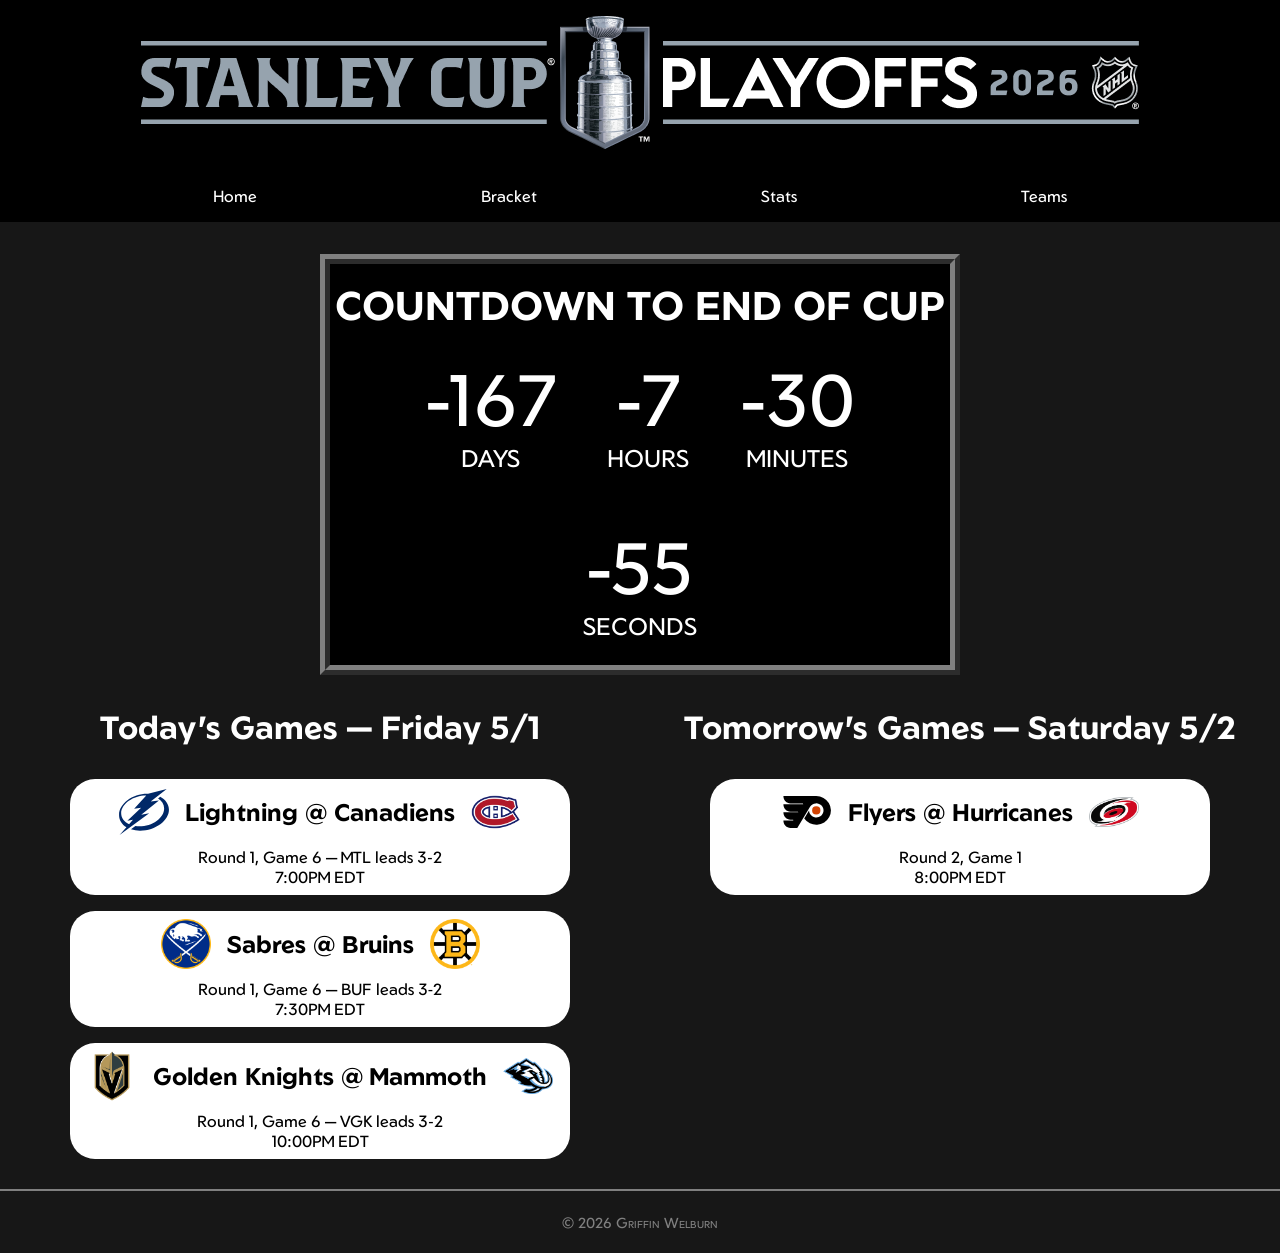
<file: index.html>
<!DOCTYPE html>
<html lang="en">

<head>
    <meta charset="UTF-8">
    <meta name="viewport" content="width=device-width, initial-scale=1.0">

    <!-- JQUERY CDN -->
	<script src="https://ajax.googleapis.com/ajax/libs/jquery/3.7.1/jquery.min.js"></script>

	<!-- SLICKNAV JS FILE -->
	<script src="js/jquery.slicknav.min.js"></script>

	<script type="text/javascript">
		$(document).ready(function () {
			$('#nav_menu').slicknav({ prependTo: "#mobilemenu" });
		});
	</script>

	<link rel="stylesheet" href="styles/slicknav.css">

    <link rel="stylesheet" href="styles/main.css">
    <link rel="stylesheet" href="styles/home.css">
    <link rel="shortcut icon" href="images/cup logo.png" type="image/x-icon">

    <link rel="preconnect" href="https://fonts.googleapis.com">
    <link rel="preconnect" href="https://fonts.gstatic.com" crossorigin>
    <link href="https://fonts.googleapis.com/css2?family=Geom&display=swap" rel="stylesheet">

    <title>2026 Stanley Cup Hub</title>
</head>

<body>
    <header>
        <a href="index.html"><img src="images/header image.png" alt=""></a>
    </header>
    <nav id="mobilemenu"></nav>
    <nav id="nav_menu">
        <ul>
            <li><a href="index.html">Home</a></li>
            <li><a href="bracket.html">Bracket</a></li>
            <li><a href="stats.html">Stats</a></li>
            <li><a href="teams.html">Teams</a></li>
        </ul>
    </nav>
    <!-- countdown source: https://codepen.io/AllThingsSmitty/pen/JJavZN -->
    <div class="container">
        <h1 id="headline">COUNTDOWN TO END OF CUP</h1>
        <div id="countdown">
            <ul>
                <li><span id="days"></span>days</li>
                <li><span id="hours"></span>Hours</li>
                <li><span id="minutes"></span>Minutes</li>
                <li><span id="seconds"></span>Seconds</li>
            </ul>
        </div>
    </div>
    <main>
        <section id="todaysgames">
            <h2>Today's Games &mdash; Friday 5/1</h2>
            <article id="today1">
                <div class="gameheading">
                    <img src="images/lightning logo.svg" alt="">
                    <h3>Lightning @ Canadiens</h3>
                    <img src="images/canadiens logo.png" alt="">
                </div>
                <p>Round 1, Game 6 &mdash; MTL leads 3&dash;2</p>
                <p>7:00PM EDT</p>
            </article>
            <article id="today2">
                <div class="gameheading">
                    <img src="images/sabres logo.png" alt="">
                    <h3>Sabres @ Bruins</h3>
                    <img src="images/bruins logo.avif" alt="">
                </div>
                <p>Round 1, Game 6 &mdash; BUF leads 3&dash;2</p>
                <p>7:30PM EDT</p>
            </article>
            <article id="today3">
                <div class="gameheading">
                    <img src="images/golden knights logo.png" alt="">
                    <h3>Golden Knights @ Mammoth</h3>
                    <img src="images/ mammoth logo.png" alt="">
                </div>
                <p>Round 1, Game 6 &mdash; VGK leads 3&dash;2</p>
                <p>10:00PM EDT</p>
            </article>
            <!-- <article id="today4">
                <div class="gameheading">
                    <img src="images/oilers logo.png" alt="">
                    <h3>Oilers @ Ducks</h3>
                    <img src="images/ducks logo.png" alt="">
                </div>
                <p>Round 1, Game 4 &mdash; ANA leads 2&dash;1</p>
                <p>9:30PM EDT</p>
            </article> -->
        </section>
        <section id="tomorrowsgames">
            <h2>Tomorrow's Games &mdash; Saturday 5/2</h2>
            <article id="tomorrow1">
                <div class="gameheading">
                    <img src="images/flyers logo.svg" alt="">
                    <h3>Flyers @ Hurricanes</h3>
                    <img src="images/hurricanes logo.png" alt="">
                </div>
                <p>Round 2, Game 1</p>
                <p>8:00PM EDT</p>
            </article>
            <!-- <article id="tomorrow2">
                <div class="gameheading">
                    <img src="images/golden knights logo.png" alt="">
                    <h3>Golden Knights @ Mammoth</h3>
                    <img src="images/ mammoth logo.png" alt="">
                </div>
                <p>Round 1, Game 4 &mdash; UTA leads 2&dash;1</p>
                <p>9:30PM EDT</p>
            </article> -->
            <!-- <article id="tomorrow3">
                <div class="gameheading">
                    <img src="images/penguins logo.png" alt="">
                    <h3>Penguins @ Flyers</h3>
                    <img src="images/flyers logo.svg" alt="">
                </div>
                <p>Round 1, Game 4 &mdash; PHI leads 3&dash;0</p>
                <p>8:00PM EDT</p>
            </article> -->
        </section>
    </main>

    <div><button onclick="topFunction()" id="cornerBtn" title="Go to top">Return To Top</button></div>

    <footer>
        <p>&copy; <span id="copyright"></span> Griffin Welburn</p>
    </footer>
</body>

</html>

<script src="js/scripts.js"></script>
</file>
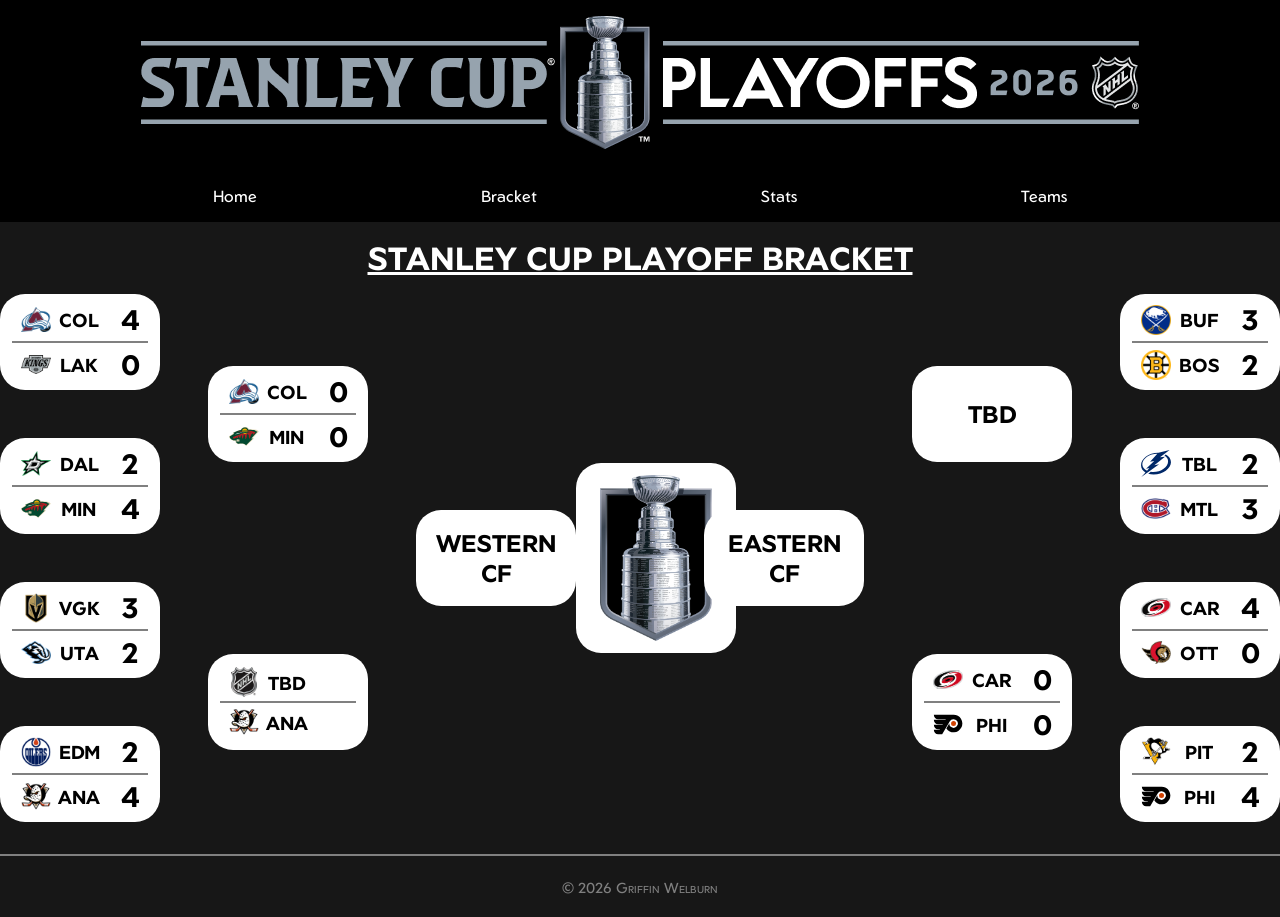
<file: bracket.html>
<!DOCTYPE html>
<html lang="en">

<head>
    <meta charset="UTF-8">
    <meta name="viewport" content="width=device-width, initial-scale=1.0">

    <!-- JQUERY CDN -->
    <script src="https://ajax.googleapis.com/ajax/libs/jquery/3.7.1/jquery.min.js"></script>

    <!-- SLICKNAV JS FILE -->
    <script src="js/jquery.slicknav.min.js"></script>

    <script type="text/javascript">
        $(document).ready(function () {
            $('#nav_menu').slicknav({ prependTo: "#mobilemenu" });
        });
    </script>

    <link rel="stylesheet" href="styles/slicknav.css">

    <link rel="stylesheet" href="styles/main.css">
    <link rel="stylesheet" href="styles/bracket.css">
    <link rel="shortcut icon" href="images/cup logo.png" type="image/x-icon">

    <link rel="preconnect" href="https://fonts.googleapis.com">
    <link rel="preconnect" href="https://fonts.gstatic.com" crossorigin>
    <link href="https://fonts.googleapis.com/css2?family=Geom&display=swap" rel="stylesheet">

    <title>Bracket | 2026 Stanley Cup Hub</title>
</head>

<body>
    <header>
        <a href="index.html"><img src="images/header image.png" alt=""></a>
    </header>
    <nav id="mobilemenu"></nav>
    <nav id="nav_menu">
        <ul>
            <li><a href="index.html">Home</a></li>
            <li><a href="bracket.html">Bracket</a></li>
            <li><a href="stats.html">Stats</a></li>
            <li><a href="teams.html">Teams</a></li>
        </ul>
    </nav>
    <h1>STANLEY CUP PLAYOFF BRACKET</h1>
    <main>
        <section id="western">
            <article class="round1">
                <div class="roundbox">
                    <div class="gamebox box1">
                        <div class="teamheading">
                            <img src="images/avalanche logo.png" alt="">
                            <h3>COL</h3>
                            <h2>4</h2>
                        </div>
                        <hr>
                        <div class="teamheading">
                            <img src="images/kings logo.png" alt="">
                            <h3>LAK</h3>
                            <h2>0</h2>
                        </div>
                    </div>
                    <div class="gamebox box2">
                        <div class="teamheading">
                            <img src="images/stars logo.png" alt="">
                            <h3>DAL</h3>
                            <h2>2</h2>
                        </div>
                        <hr>
                        <div class="teamheading">
                            <img src="images/wild logo.svg" alt="">
                            <h3>MIN</h3>
                            <h2>4</h2>
                        </div>
                    </div>
                    <div class="gamebox box3">
                        <div class="teamheading">
                            <img src="images/golden knights logo.png" alt="">
                            <h3>VGK</h3>
                            <h2>3</h2>
                        </div>
                        <hr>
                        <div class="teamheading">
                            <img src="images/ mammoth logo.png" alt="">
                            <h3>UTA</h3>
                            <h2>2</h2>
                        </div>
                    </div>
                    <div class="gamebox box4">
                        <div class="teamheading">
                            <img src="images/oilers logo.png" alt="">
                            <h3>EDM</h3>
                            <h2>2</h2>
                        </div>
                        <hr>
                        <div class="teamheading">
                            <img src="images/ducks logo.png" alt="">
                            <h3>ANA</h3>
                            <h2>4</h2>
                        </div>
                    </div>
                </div>
            </article>
            <article class="round2">
                <div class="roundbox">
                    <div class="gamebox">
                        <div class="teamheading">
                            <img src="images/avalanche logo.png" alt="">
                            <h3>COL</h3>
                            <h2>0</h2>
                        </div>
                        <hr>
                        <div class="teamheading">
                            <img src="images/wild logo.svg" alt="">
                            <h3>MIN</h3>
                            <h2>0</h2>
                        </div>
                    </div>
                    <div class="gamebox">
                        <div class="teamheading">
                            <img src="images/nhl logo.png" alt="">
                            <h3>TBD</h3>
                            <h2></h2>
                        </div>
                        <hr>
                        <div class="teamheading">
                            <img src="images/ducks logo.png" alt="">
                            <h3>ANA</h3>
                            <h2></h2>
                        </div>
                    </div>
                </div>
            </article>
            <article class="conffinal">
                <div class="roundbox">
                    <div class="gamebox">
                        <h2>WESTERN<br>CF</h2>
                    </div>
                </div>
            </article>
        </section>
        <article id="final">
            <div class="roundbox">
                <div id="finalbox">
                    <img src="images/cup logo.png" alt="">
                </div>
            </div>
        </article>
        <section id="eastern">
            <article class="conffinal">
                <div class="roundbox">
                    <div class="gamebox">
                        <h2>EASTERN<br>CF</h2>
                    </div>
                </div>
            </article>
            <article class="round2">
                <div class="roundbox">
                    <div class="gamebox">
                        <h2>TBD</h2>
                    </div>
                    <div class="gamebox">
                        <div class="teamheading">
                            <img src="images/hurricanes logo.png" alt="">
                            <h3>CAR</h3>
                            <h2>0</h2>
                        </div>
                        <hr>
                        <div class="teamheading">
                            <img src="images/flyers logo.svg" alt="">
                            <h3>PHI</h3>
                            <h2>0</h2>
                        </div>
                    </div>
                </div>
            </article>
            <article class="round1">
                <div class="roundbox">
                    <div class="gamebox box1">
                        <div class="teamheading">
                            <img src="images/sabres logo.png" alt="">
                            <h3>BUF</h3>
                            <h2>3</h2>
                        </div>
                        <hr>
                        <div class="teamheading">
                            <img src="images/bruins logo.avif" alt="">
                            <h3>BOS</h3>
                            <h2>2</h2>
                        </div>
                    </div>
                    <div class="gamebox box2">
                        <div class="teamheading">
                            <img src="images/lightning logo.svg" alt="">
                            <h3>TBL</h3>
                            <h2>2</h2>
                        </div>
                        <hr>
                        <div class="teamheading">
                            <img src="images/canadiens logo.png" alt="">
                            <h3>MTL</h3>
                            <h2>3</h2>
                        </div>
                    </div>
                    <div class="gamebox box3">
                        <div class="teamheading">
                            <img src="images/hurricanes logo.png" alt="">
                            <h3>CAR</h3>
                            <h2>4</h2>
                        </div>
                        <hr>
                        <div class="teamheading">
                            <img src="images/senators logo.png" alt="">
                            <h3>OTT</h3>
                            <h2>0</h2>
                        </div>
                    </div>
                    <div class="gamebox box4">
                        <div class="teamheading">
                            <img src="images/penguins logo.png" alt="">
                            <h3>PIT</h3>
                            <h2>2</h2>
                        </div>
                        <hr>
                        <div class="teamheading">
                            <img src="images/flyers logo.svg" alt="">
                            <h3>PHI</h3>
                            <h2>4</h2>
                        </div>
                    </div>
                </div>
            </article>
        </section>
    </main>

    <div><button onclick="topFunction()" id="cornerBtn" title="Go to top">Return To Top</button></div>

    <footer>
        <p>&copy; <span id="copyright"></span> Griffin Welburn</p>
    </footer>
</body>

</html>

<script src="js/scripts.js"></script>
</file>
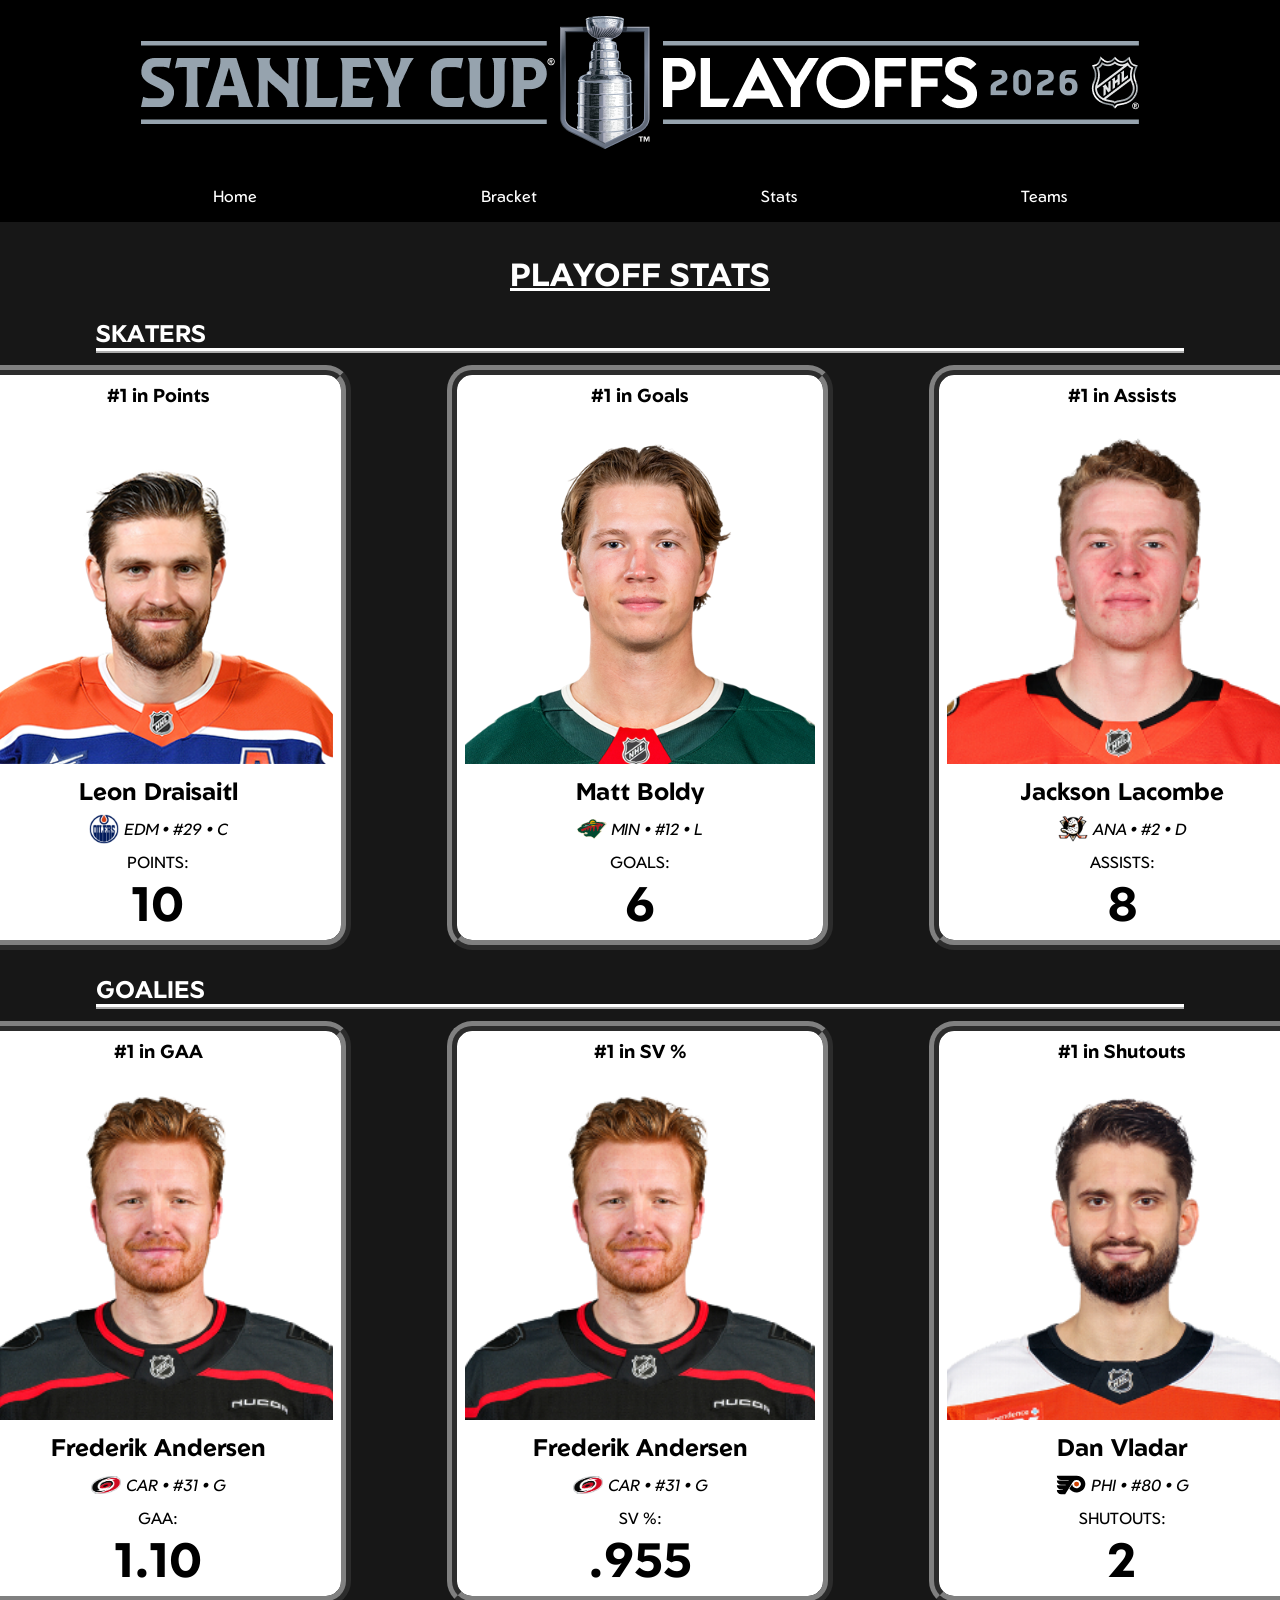
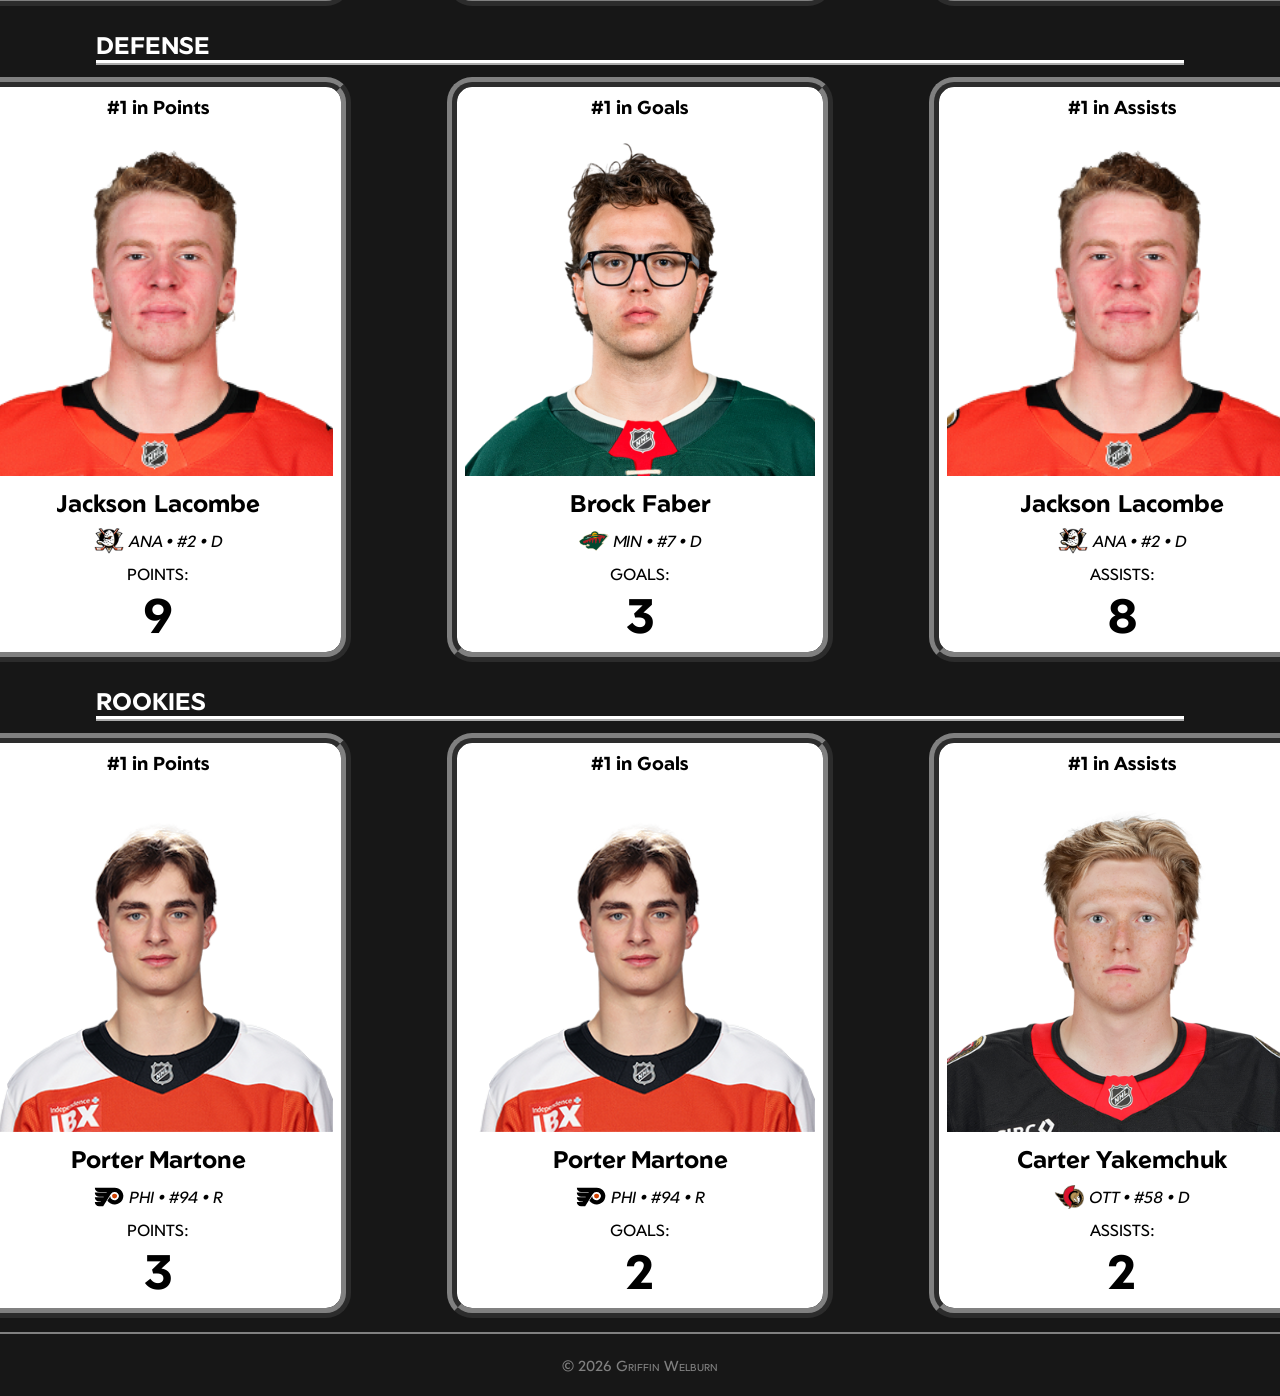
<file: stats.html>
<!DOCTYPE html>
<html lang="en">

<head>
    <meta charset="UTF-8">
    <meta name="viewport" content="width=device-width, initial-scale=1.0">

    <!-- JQUERY CDN -->
	<script src="https://ajax.googleapis.com/ajax/libs/jquery/3.7.1/jquery.min.js"></script>

	<!-- SLICKNAV JS FILE -->
	<script src="js/jquery.slicknav.min.js"></script>

	<script type="text/javascript">
		$(document).ready(function () {
			$('#nav_menu').slicknav({ prependTo: "#mobilemenu" });
		});
	</script>

	<link rel="stylesheet" href="styles/slicknav.css">

    <link rel="stylesheet" href="styles/main.css">
    <link rel="stylesheet" href="styles/stats.css">
    <link rel="shortcut icon" href="images/cup logo.png" type="image/x-icon">

    <link rel="preconnect" href="https://fonts.googleapis.com">
    <link rel="preconnect" href="https://fonts.gstatic.com" crossorigin>
    <link href="https://fonts.googleapis.com/css2?family=Geom&display=swap" rel="stylesheet">

    <title>Stats | 2026 Stanley Cup Hub</title>
</head>

<body>
    <header>
        <a href="index.html"><img src="images/header image.png" alt=""></a>
    </header>
    <nav id="mobilemenu"></nav>
    <nav id="nav_menu">
        <ul>
            <li><a href="index.html">Home</a></li>
            <li><a href="bracket.html">Bracket</a></li>
            <li><a href="stats.html">Stats</a></li>
            <li><a href="teams.html">Teams</a></li>
        </ul>
    </nav>
    <h1 id="pageheader">PLAYOFF STATS</h1>
    <main>
        <!-- #1 skaters, goalies, defense, rookies -- 3 sub stats each -->
        <h2 class="sectionlabel">SKATERS</h2>
        <section id="skaters">
            <article class="points">
                <h3 class="header">#1 in Points</h3>
                <div class="playerimg">
                    <img src="images/leondraisaitl.png" alt="">
                </div>
                <h2 class="playername">Leon Draisaitl</h2>
                <div class="subhead">
                    <img src="images/oilers logo.png" alt="" class="teamlogo">
                    <p class="playerinfo">EDM &bullet; #29 &bullet; C</p>
                </div>
                <div class="stat">
                    <p class="statlabel">POINTS:</p>
                    <h1 class="statnum">10</h1>
                </div>
            </article>
            <article class="goals">
                <h3 class="header">#1 in Goals</h3>
                <div class="playerimg">
                    <img src="images/mattboldy.png" alt="">
                </div>
                <h2 class="playername">Matt Boldy</h2>
                <div class="subhead">
                    <img src="images/wild logo.svg" alt="" class="teamlogo">
                    <p class="playerinfo">MIN &bullet; #12 &bullet; L</p>
                </div>
                <div class="stat">
                    <p class="statlabel">GOALS:</p>
                    <h1 class="statnum">6</h1>
                </div>
            </article>
            <article class="assists">
                <h3 class="header">#1 in Assists</h3>
                <div class="playerimg">
                    <img src="images/jacksonlacombe.png" alt="">
                </div>
                <h2 class="playername">Jackson Lacombe</h2>
                <div class="subhead">
                    <img src="images/ducks logo.png" alt="" class="teamlogo">
                    <p class="playerinfo">ANA &bullet; #2 &bullet; D</p>
                </div>
                <div class="stat">
                    <p class="statlabel">ASSISTS:</p>
                    <h1 class="statnum">8</h1>
                </div>
            </article>
        </section>
        <h2 class="sectionlabel">GOALIES</h2>
        <section id="goalies">
            <article class="gaa">
                <h3 class="header">#1 in GAA</h3>
                <div class="playerimg">
                    <img src="images/frederikandersen.png" alt="">
                </div>
                <h2 class="playername">Frederik Andersen</h2>
                <div class="subhead">
                    <img src="images/hurricanes logo.png" alt="" class="teamlogo">
                    <p class="playerinfo">CAR &bullet; #31 &bullet; G</p>
                </div>
                <div class="stat">
                    <p class="statlabel">GAA:</p>
                    <h1 class="statnum">1.10</h1>
                </div>
            </article>
            <article class="sv">
                <h3 class="header">#1 in SV %</h3>
                <div class="playerimg">
                    <img src="images/frederikandersen.png" alt="">
                </div>
                <h2 class="playername">Frederik Andersen</h2>
                <div class="subhead">
                    <img src="images/hurricanes logo.png" alt="" class="teamlogo">
                    <p class="playerinfo">CAR &bullet; #31 &bullet; G</p>
                </div>
                <div class="stat">
                    <p class="statlabel">SV %:</p>
                    <h1 class="statnum">.955</h1>
                </div>
            </article>
            <article class="shutouts">
                <h3 class="header">#1 in Shutouts</h3>
                <div class="playerimg">
                    <img src="images/danvladar.png" alt="">
                </div>
                <h2 class="playername">Dan Vladar</h2>
                <div class="subhead">
                    <img src="images/flyers logo.svg" alt="" class="teamlogo">
                    <p class="playerinfo">PHI &bullet; #80 &bullet; G</p>
                </div>
                <div class="stat">
                    <p class="statlabel">SHUTOUTS:</p>
                    <h1 class="statnum">2</h1>
                </div>
            </article>
        </section>
        <h2 class="sectionlabel">DEFENSE</h2>
        <section id="defense">
            <article class="points">
                <h3 class="header">#1 in Points</h3>
                <div class="playerimg">
                    <img src="images/jacksonlacombe.png" alt="">
                </div>
                <h2 class="playername">Jackson Lacombe</h2>
                <div class="subhead">
                    <img src="images/ducks logo.png" alt="" class="teamlogo">
                    <p class="playerinfo">ANA &bullet; #2 &bullet; D</p>
                </div>
                <div class="stat">
                    <p class="statlabel">POINTS:</p>
                    <h1 class="statnum">9</h1>
                </div>
            </article>
            <article class="goals">
                <h3 class="header">#1 in Goals</h3>
                <div class="playerimg">
                    <img src="images/brockfaber.png" alt="">
                </div>
                <h2 class="playername">Brock Faber</h2>
                <div class="subhead">
                    <img src="images/wild logo.svg" alt="" class="teamlogo">
                    <p class="playerinfo">MIN &bullet; #7 &bullet; D</p>
                </div>
                <div class="stat">
                    <p class="statlabel">GOALS:</p>
                    <h1 class="statnum">3</h1>
                </div>
            </article>
            <article class="assists">
                <h3 class="header">#1 in Assists</h3>
                <div class="playerimg">
                    <img src="images/jacksonlacombe.png" alt="">
                </div>
                <h2 class="playername">Jackson Lacombe</h2>
                <div class="subhead">
                    <img src="images/ducks logo.png" alt="" class="teamlogo">
                    <p class="playerinfo">ANA &bullet; #2 &bullet; D</p>
                </div>
                <div class="stat">
                    <p class="statlabel">ASSISTS:</p>
                    <h1 class="statnum">8</h1>
                </div>
            </article>
        </section>
        <h2 class="sectionlabel">ROOKIES</h2>
        <section id="rookies">
            <article class="points">
                <h3 class="header">#1 in Points</h3>
                <div class="playerimg">
                    <img src="images/portermartone.png" alt="">
                </div>
                <h2 class="playername">Porter Martone</h2>
                <div class="subhead">
                    <img src="images/flyers logo.svg" alt="" class="teamlogo">
                    <p class="playerinfo">PHI &bullet; #94 &bullet; R</p>
                </div>
                <div class="stat">
                    <p class="statlabel">POINTS:</p>
                    <h1 class="statnum">3</h1>
                </div>
            </article>
            <article class="goals">
                <h3 class="header">#1 in Goals</h3>
                <div class="playerimg">
                    <img src="images/portermartone.png" alt="">
                </div>
                <h2 class="playername">Porter Martone</h2>
                <div class="subhead">
                    <img src="images/flyers logo.svg" alt="" class="teamlogo">
                    <p class="playerinfo">PHI &bullet; #94 &bullet; R</p>
                </div>
                <div class="stat">
                    <p class="statlabel">GOALS:</p>
                    <h1 class="statnum">2</h1>
                </div>
            </article>
            <article class="assists">
                <h3 class="header">#1 in Assists</h3>
                <div class="playerimg">
                    <img src="images/carteryakemchuk.png" alt="">
                </div>
                <h2 class="playername">Carter Yakemchuk</h2>
                <div class="subhead">
                    <img src="images/senators logo.png" alt="" class="teamlogo">
                    <p class="playerinfo">OTT &bullet; #58 &bullet; D</p>
                </div>
                <div class="stat">
                    <p class="statlabel">ASSISTS:</p>
                    <h1 class="statnum">2</h1>
                </div>
            </article>
        </section>
    </main>

    <div><button onclick="topFunction()" id="cornerBtn" title="Go to top">Return To Top</button></div>

    <footer>
        <p>&copy; <span id="copyright"></span> Griffin Welburn</p>
    </footer>
</body>

</html>

<script src="js/scripts.js"></script>
</file>
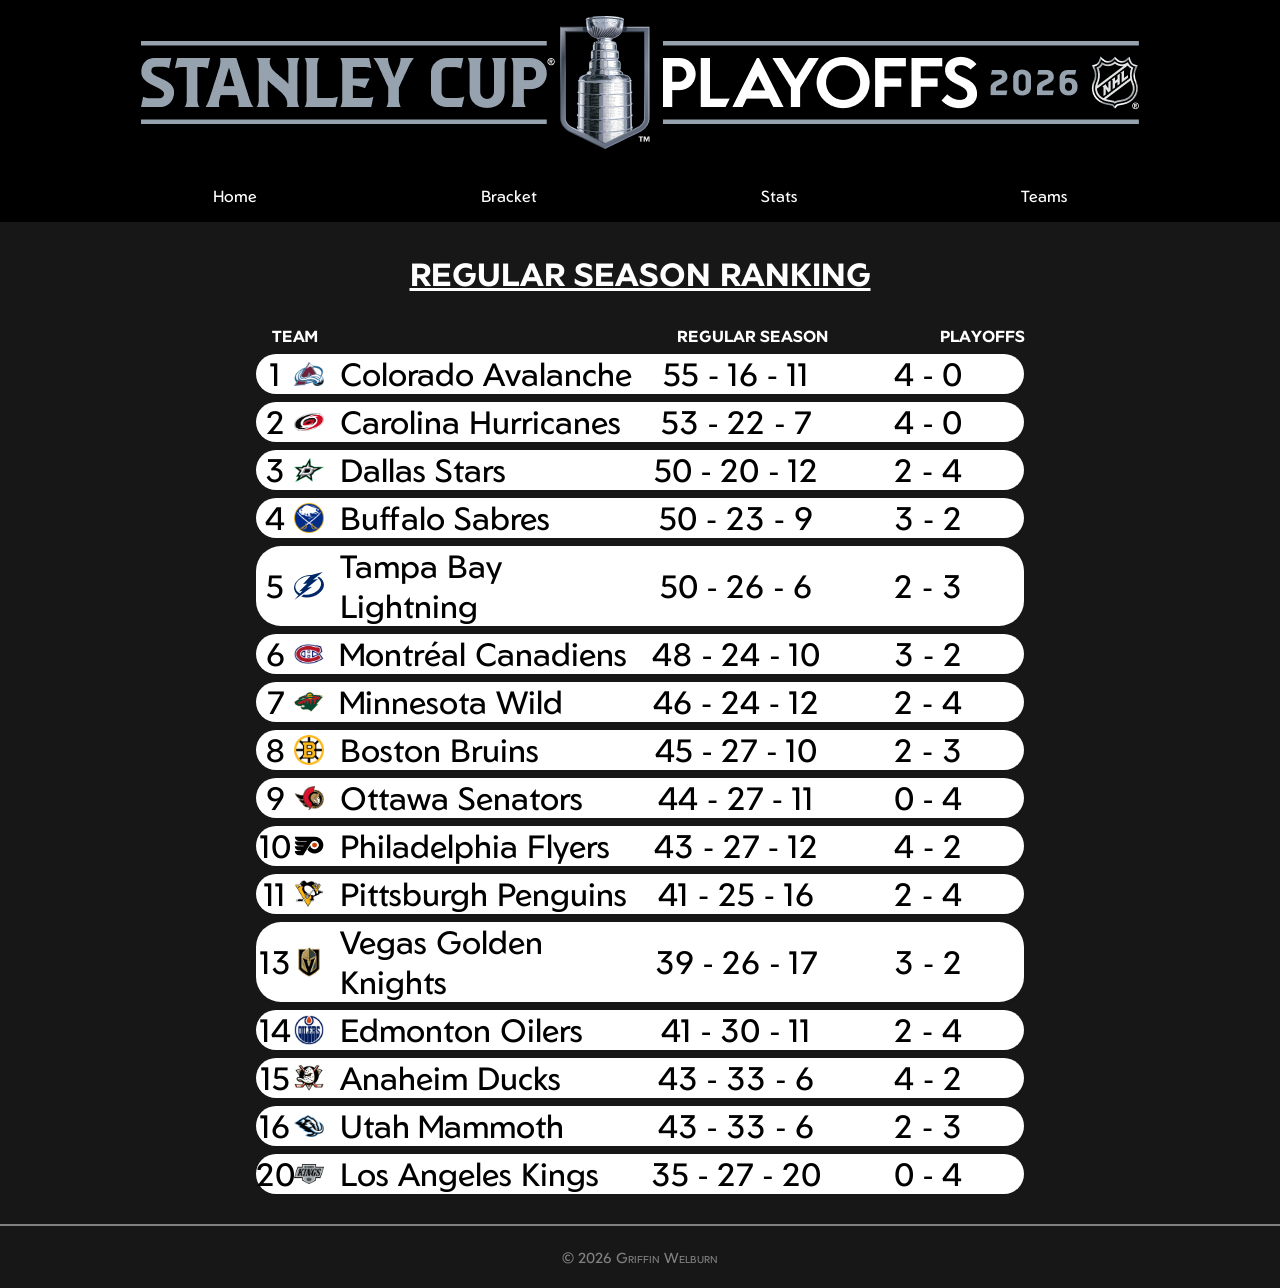
<file: teams.html>
<!DOCTYPE html>
<html lang="en">

<head>
    <meta charset="UTF-8">
    <meta name="viewport" content="width=device-width, initial-scale=1.0">

    <!-- JQUERY CDN -->
	<script src="https://ajax.googleapis.com/ajax/libs/jquery/3.7.1/jquery.min.js"></script>

	<!-- SLICKNAV JS FILE -->
	<script src="js/jquery.slicknav.min.js"></script>

	<script type="text/javascript">
		$(document).ready(function () {
			$('#nav_menu').slicknav({ prependTo: "#mobilemenu" });
		});
	</script>

	<link rel="stylesheet" href="styles/slicknav.css">

    <link rel="stylesheet" href="styles/main.css">
    <link rel="stylesheet" href="styles/teams.css">
    <link rel="shortcut icon" href="images/cup logo.png" type="image/x-icon">

    <link rel="preconnect" href="https://fonts.googleapis.com">
    <link rel="preconnect" href="https://fonts.gstatic.com" crossorigin>
    <link href="https://fonts.googleapis.com/css2?family=Geom&display=swap" rel="stylesheet">

    <title>Teams | 2026 Stanley Cup Hub</title>
</head>

<body>
    <header>
        <a href="index.html"><img src="images/header image.png" alt=""></a>
    </header>
    <nav id="mobilemenu"></nav>
    <nav id="nav_menu">
        <ul>
            <li><a href="index.html">Home</a></li>
            <li><a href="bracket.html">Bracket</a></li>
            <li><a href="stats.html">Stats</a></li>
            <li><a href="teams.html">Teams</a></li>
        </ul>
    </nav>
    <h1 id="heading">REGULAR SEASON RANKING</h1>
    <main>
        <!-- list of teams in order of regular season ranking (include reg season w-l & playoffs), link to team site -->
        <div class="stathead">
            <h4 id="teamhead">TEAM</h4>
            <h4 id="reghead">REGULAR SEASON</h4>
            <h4 id="playoffhead">PLAYOFFS</h4>
        </div>
        <div class="statlist">
            <section class="statrow">
                <div class="rank">
                    <p>1</p>
                </div>
                <div class="team">
                    <img src="images/avalanche logo.png" alt="" class="teamlogo">
                    <p><a href="https://www.nhl.com/avalanche/" target="_blank" rel="noopener noreferrer">Colorado
                            Avalanche</a></p>
                </div>
                <div class="reg">
                    <p>55 &dash; 16 &dash; 11</p>
                </div>
                <div class="playoffs">
                    <p>4 &dash; 0</p>
                </div>
            </section>
            <section class="statrow">
                <div class="rank">
                    <p>2</p>
                </div>
                <div class="team">
                    <img src="images/hurricanes logo.png" alt="" class="teamlogo">
                    <p><a href="https://www.nhl.com/hurricanes/" target="_blank" rel="noopener noreferrer">Carolina
                            Hurricanes</a></p>
                </div>
                <div class="reg">
                    <p>53 &dash; 22 &dash; 7</p>
                </div>
                <div class="playoffs">
                    <p>4 &dash; 0</p>
                </div>
            </section>
            <section class="statrow">
                <div class="rank">
                    <p>3</p>
                </div>
                <div class="team">
                    <img src="images/stars logo.png" alt="" class="teamlogo">
                    <p><a href="https://www.nhl.com/stars/" target="_blank" rel="noopener noreferrer">Dallas Stars</a></p>
                </div>
                <div class="reg">
                    <p>50 &dash; 20 &dash; 12</p>
                </div>
                <div class="playoffs">
                    <p>2 &dash; 4</p>
                </div>
            </section>
            <section class="statrow">
                <div class="rank">
                    <p>4</p>
                </div>
                <div class="team">
                    <img src="images/sabres logo.png" alt="" class="teamlogo">
                    <p><a href="https://www.nhl.com/sabres/" target="_blank" rel="noopener noreferrer">Buffalo Sabres</a></p>
                </div>
                <div class="reg">
                    <p>50 &dash; 23 &dash; 9</p>
                </div>
                <div class="playoffs">
                    <p>3 &dash; 2</p>
                </div>
            </section>
            <section class="statrow">
                <div class="rank">
                    <p>5</p>
                </div>
                <div class="team">
                    <img src="images/lightning logo.svg" alt="" class="teamlogo">
                    <p><a href="https://www.nhl.com/lightning/" target="_blank" rel="noopener noreferrer">Tampa Bay Lightning</a></p>
                </div>
                <div class="reg">
                    <p>50 &dash; 26 &dash; 6</p>
                </div>
                <div class="playoffs">
                    <p>2 &dash; 3</p>
                </div>
            </section>
            <section class="statrow">
                <div class="rank">
                    <p>6</p>
                </div>
                <div class="team">
                    <img src="images/canadiens logo.png" alt="" class="teamlogo">
                    <p><a href="https://www.nhl.com/canadiens/" target="_blank" rel="noopener noreferrer">Montr&eacute;al Canadiens</a></p>
                </div>
                <div class="reg">
                    <p>48 &dash; 24 &dash; 10</p>
                </div>
                <div class="playoffs">
                    <p>3 &dash; 2</p>
                </div>
            </section>
            <section class="statrow">
                <div class="rank">
                    <p>7</p>
                </div>
                <div class="team">
                    <img src="images/wild logo.svg" alt="" class="teamlogo">
                    <p><a href="https://www.nhl.com/wild/" target="_blank" rel="noopener noreferrer">Minnesota Wild</a></p>
                </div>
                <div class="reg">
                    <p>46 &dash; 24 &dash; 12</p>
                </div>
                <div class="playoffs">
                    <p>2 &dash; 4</p>
                </div>
            </section>
            <section class="statrow">
                <div class="rank">
                    <p>8</p>
                </div>
                <div class="team">
                    <img src="images/bruins logo.avif" alt="" class="teamlogo">
                    <p><a href="https://www.nhl.com/bruins/" target="_blank" rel="noopener noreferrer">Boston Bruins</a></p>
                </div>
                <div class="reg">
                    <p>45 &dash; 27 &dash; 10</p>
                </div>
                <div class="playoffs">
                    <p>2 &dash; 3</p>
                </div>
            </section>
            <section class="statrow">
                <div class="rank">
                    <p>9</p>
                </div>
                <div class="team">
                    <img src="images/senators logo.png" alt="" class="teamlogo">
                    <p><a href="https://www.nhl.com/senators/" target="_blank" rel="noopener noreferrer">Ottawa Senators</a></p>
                </div>
                <div class="reg">
                    <p>44 &dash; 27 &dash; 11</p>
                </div>
                <div class="playoffs">
                    <p>0 &dash; 4</p>
                </div>
            </section>
            <section class="statrow">
                <div class="rank">
                    <p>10</p>
                </div>
                <div class="team">
                    <img src="images/flyers logo.svg" alt="" class="teamlogo">
                    <p><a href="https://www.nhl.com/flyers/" target="_blank" rel="noopener noreferrer">Philadelphia Flyers</a></p>
                </div>
                <div class="reg">
                    <p>43 &dash; 27 &dash; 12</p>
                </div>
                <div class="playoffs">
                    <p>4 &dash; 2</p>
                </div>
            </section>
            <section class="statrow">
                <div class="rank">
                    <p>11</p>
                </div>
                <div class="team">
                    <img src="images/penguins logo.png" alt="" class="teamlogo">
                    <p><a href="https://www.nhl.com/penguins/" target="_blank" rel="noopener noreferrer">Pittsburgh Penguins</a></p>
                </div>
                <div class="reg">
                    <p>41 &dash; 25 &dash; 16</p>
                </div>
                <div class="playoffs">
                    <p>2 &dash; 4</p>
                </div>
            </section>
            <section class="statrow">
                <div class="rank">
                    <p>13</p>
                </div>
                <div class="team">
                    <img src="images/golden knights logo.png" alt="" class="teamlogo">
                    <p><a href="https://www.nhl.com/goldenknights/" target="_blank" rel="noopener noreferrer">Vegas Golden Knights</a></p>
                </div>
                <div class="reg">
                    <p>39 &dash; 26 &dash; 17</p>
                </div>
                <div class="playoffs">
                    <p>3 &dash; 2</p>
                </div>
            </section>
            <section class="statrow">
                <div class="rank">
                    <p>14</p>
                </div>
                <div class="team">
                    <img src="images/oilers logo.png" alt="" class="teamlogo">
                    <p><a href="https://www.nhl.com/oilers/" target="_blank" rel="noopener noreferrer">Edmonton Oilers</a></p>
                </div>
                <div class="reg">
                    <p>41 &dash; 30 &dash; 11</p>
                </div>
                <div class="playoffs">
                    <p>2 &dash; 4</p>
                </div>
            </section>
            <section class="statrow">
                <div class="rank">
                    <p>15</p>
                </div>
                <div class="team">
                    <img src="images/ducks logo.png" alt="" class="teamlogo">
                    <p><a href="https://www.nhl.com/ducks/" target="_blank" rel="noopener noreferrer">Anaheim Ducks</a></p>
                </div>
                <div class="reg">
                    <p>43 &dash; 33 &dash; 6</p>
                </div>
                <div class="playoffs">
                    <p>4 &dash; 2</p>
                </div>
            </section>
            <section class="statrow">
                <div class="rank">
                    <p>16</p>
                </div>
                <div class="team">
                    <img src="images/ mammoth logo.png" alt="" class="teamlogo">
                    <p><a href="https://www.nhl.com/utah/" target="_blank" rel="noopener noreferrer">Utah Mammoth</a></p>
                </div>
                <div class="reg">
                    <p>43 &dash; 33 &dash; 6</p>
                </div>
                <div class="playoffs">
                    <p>2 &dash; 3</p>
                </div>
            </section>
            <section class="statrow">
                <div class="rank">
                    <p>20</p>
                </div>
                <div class="team">
                    <img src="images/kings logo.png" alt="" class="teamlogo">
                    <p><a href="https://www.nhl.com/kings/" target="_blank" rel="noopener noreferrer">Los Angeles Kings</a></p>
                </div>
                <div class="reg">
                    <p>35 &dash; 27 &dash; 20</p>
                </div>
                <div class="playoffs">
                    <p>0 &dash; 4</p>
                </div>
            </section>
        </div>
    </main>

    <div><button onclick="topFunction()" id="cornerBtn" title="Go to top">Return To Top</button></div>

    <footer>
        <p>&copy; <span id="copyright"></span> Griffin Welburn</p>
    </footer>
</body>

</html>

<script src="js/scripts.js"></script>
</file>
<file: styles/main.css>
* {
    margin: 0;
    padding: 0;
    box-sizing: border-box;
}

html {
    background-color: rgb(23, 23, 23);
}

body {
    font-family: "Geom", sans-serif;
    font-optical-sizing: auto;
    font-weight: 400;
    font-style: normal;
}

header {
    background-color: black;
    display: flex;
    justify-content: center;
    align-items: center;
    padding: 1em;
    width: 100%;
}

header img {
    max-width: 100%;
}

#nav_menu {
    width: 100%;
    background-color: black;
}

#nav_menu ul {
    display: flex;
    list-style-type: none;
    gap: 10em;
    justify-content: center;
}

#nav_menu li a {
    display: block;
    padding: 1em 2em;
    text-decoration: none;
    color: white;
    transition: all ease-in-out 200ms;
}

#nav_menu li a:hover {
    background-color: white;
    color: black;
    text-decoration: underline;
}

button {
    font-family: "Geom", sans-serif;
    font-optical-sizing: auto;
    font-weight: 400;
    font-style: normal;
    display: none;
    position: fixed;
    bottom: 2em;
    left: 2em;
    background-color: white;
    border: 2px solid black;
    color: black;
    padding: 10px;
    border-radius: 25px;
    transition: all ease-in-out 200ms;
}

button:hover {
    cursor: pointer;
    background-color: gray;
    color: lightgray;
}


footer {
    color: gray;
    text-align: center;
    padding: 1.5em;
    border-top: 2px solid gray;
    margin-top: 1em;
    font-variant: small-caps;
    font-size: 90%;
}

#mobilemenu {
    display: none;
}

@media only screen and (max-width: 767px) {
    #mobilemenu {
        display: block;
    }

    .slicknav_menu {
        background-color: black;
    }

    #nav_menu {
        display: none;
    }
}
</file>
<file: styles/home.css>
main {
    display: grid;
    grid-template-columns: 50% 50%;
    grid-template-areas: 'today tomorrow';
}

#todaysgames h2,
#tomorrowsgames h2 {
    font-size: 200%;
    color: white;
    margin: 1em 0;
}

.gameheading {
    display: flex;
    gap: 1em;
    align-items: center;
    justify-content: center;
    margin-bottom: 10px;
}

.gameheading h3 {
    font-size: 150%;
}

.gameheading img {
    max-width: 50px;
    aspect-ratio: 1;
    object-fit: contain;
}

#todaysgames article,
#tomorrowsgames article {
    background-color: white;
    width: 500px;
    margin-bottom: 1em;
    border-radius: 25px;
    padding: 8px 0;
}

#todaysgames {
    display: flex;
    flex-direction: column;
    align-items: center;
    text-align: center;
    grid-area: today;
}

#tomorrowsgames {
    display: flex;
    flex-direction: column;
    align-items: center;
    text-align: center;
    grid-area: tomorrow;
}

.container {
    color: white;
    margin: 0 auto;
    text-align: center;
    background-color: black;
    margin-top: 2em;
    width: 50%;
    border: 10px ridge gray;
}

#headline {
    padding-top: 15px;
    font-size: 250%;
}

/* countdown source: https://codepen.io/AllThingsSmitty/pen/JJavZN */

#countdown li {
    display: inline-block;
    font-size: 1.5em;
    list-style-type: none;
    padding: 1em;
    text-transform: uppercase;
}

#countdown li span {
    display: block;
    font-size: 4.5rem;
}

@media only screen and (max-width: 767px) {
    .container {
        width: 90%;
        border: 5px ridge gray;
    }

    #headline {
        font-size: 130%;
        padding: 15px 5px 0;
    }

    #countdown li {
        font-size: .75em;
    }

    #countdown li span {
        font-size: 3rem;
    }

    main {
        display: block;
    }

    #todaysgames article,
    #tomorrowsgames article {
        width: 95%;
    }

    .gameheading img {
        max-width: 30px;
    }

    .gameheading h3 {
        font-size: 125%;
    }

    #todaysgames h2,
    #tomorrowsgames h2 {
        font-size: 140%;
    }

}
</file>
<file: styles/bracket.css>
main {
    display: grid;
    grid-template-columns: 45% 10% 45%;
    grid-template-areas: 'western final eastern';
    margin-bottom: 2em;
}

h1 {
    color: white;
    text-align: center;
    text-decoration: underline;
    margin-top: .5em;
}

#eastern,
#western,
#final {
    display: flex;
    text-align: center;
    margin: 1em auto 0;
    gap: 3em;
}

#eastern {
    grid-area: eastern;
}

#western {
    grid-area: western;
}

#final {
    grid-area: final;
    flex-direction: column;
    align-items: center;
}

#finalbox {
    background-color: white;
    width: 10em;
    display: flex;
    align-items: center;
    justify-content: center;
    border-radius: 25px;
    padding: .75em 0;
}

#finalbox img {
    width: 70%;
}

.round1,
.round2,
.conffinal {
    display: flex;
    flex-direction: column;
    align-items: center;
}

.round1 .roundbox {
    display: flex;
    flex-direction: column;
    gap: 3em;
}

.round2 .roundbox {
    display: flex;
    flex-direction: column;
    gap: 12em;
    height: 100%;
    justify-content: center;
}

.conffinal .roundbox,
#final .roundbox {
    display: flex;
    flex-direction: column;
    justify-content: center;
    height: 100%;
}

.gamebox {
    background-color: white;
    width: 10em;
    height: 6em;
    display: flex;
    flex-direction: column;
    align-items: center;
    justify-content: center;
    gap: .25em;
    border-radius: 25px;
}

hr {
    border: 1px solid gray;
    width: 85%;
}

.teamheading {
    display: flex;
    justify-content: center;
    align-items: center;
    gap: .5em;
}

.teamheading h3 {
    width: 40px;
    display: flex;
    justify-content: center;
}

.teamheading h2 {
    font-size: 175%;
    margin-left: .5em;
    display: flex;
    justify-content: center;
    width: 18px;
}

.teamheading img {
    max-width: 30px;
    aspect-ratio: 1;
    object-fit: contain;
}

@media only screen and (max-width: 767px) {
    main {
        display: block;
    }

    h1 {
        font-size: 130%;
    }

    #western, #eastern, #final {
        flex-direction: column;
    }

    .round1 .roundbox, .round2 .roundbox {
        flex-direction: row;
    }

    .round1 .roundbox {
        display: grid;
        grid-template-columns: 50% 50%;
        grid-template-areas: "box1 box2"
        "box 3 box 4";
        gap: 2.5em;
        justify-content: center;
        justify-items: center;
    }

    .round2 .roundbox {
        gap: 1.5em;
    }

    #western, #eastern {
        gap: 2em;
    }
}
</file>
<file: styles/stats.css>
#pageheader {
    color: white;
    text-align: center;
    text-decoration: underline;
    margin-top: 1em;
}

section {
    display: flex;
    gap: 6em;
    justify-content: center;
}

.sectionlabel {
    color: white;
    margin: 1em 4em .5em;
    border-bottom: 5px ridge white;
}

article {
    background-color: white;
    border-radius: 25px;
    padding: .5em;
    display: flex;
    flex-direction: column;
    text-align: center;
    align-items: center;
    gap: .5em;
    border: 10px ridge gray;
}

.playerimg img {
    width: 350px;
    height: 350px;
    object-fit: cover;
}

.teamlogo {
    max-width: 30px;
    aspect-ratio: 1;
    object-fit: contain;
}

.subhead {
    display: flex;
    align-items: center;
    gap: 5px;
}

.playerinfo {
    font-style: italic;
}

.statnum {
    font-size: 300%;
}

@media only screen and (max-width: 767px) {
    #pageheader {
        font-size: 130%;
    }

    .sectionlabel {
        color: white;
        margin: 1em 1em .5em;
        border-bottom: 5px ridge white;
        font-size: 110%;
    }

    section {
        flex-wrap: wrap;
        gap: 1em;
    }

    .playerimg img {
        width: 150px;
        height: 150px;
        object-fit: cover;
    }

    article {
        border: 5px ridge gray;
        width: 45%;
    }

    .statnum {
        font-size: 170%;
    }

    .playername {
        font-size: 100%;
    }
}
</file>
<file: styles/teams.css>
#heading {
    color: white;
    text-align: center;
    text-decoration: underline;
    margin: 1em 0;
}

main {
    display: flex;
    flex-direction: column;
    align-items: center;
}

.statlist {
    display: flex;
    flex-direction: column;
    width: 60%;
    gap: .5em;
    margin-bottom: 1em;
}

.stathead {
    display: flex;
    color: white;
    margin-bottom: .5em;
}

#teamhead {
    margin-left: 1em;
}

#reghead {
    margin-left: 22.5em;
}

#playoffhead {
    margin-left: 7em;
}

.statrow {
    font-size: 200%;
    display: grid;
    grid-template-columns: 5% 45% 25% 25%;
    grid-template-areas: "rank team regular playoff"
        "rank team regular playoff"
        "rank team regular playoff"
        "rank team regular playoff"
        "rank team regular playoff"
        "rank team regular playoff"
        "rank team regular playoff"
        "rank team regular playoff"
        "rank team regular playoff"
        "rank team regular playoff"
        "rank team regular playoff"
        "rank team regular playoff"
        "rank team regular playoff"
        "rank team regular playoff"
        "rank team regular playoff"
        "rank team regular playoff";

    background-color: white;
    border-radius: 25px;
    align-items: center;
}

.rank {
    grid-area: rank;
    text-align: center;
}

.team {
    grid-area: team;
    display: flex;
    gap: .5em;
    align-items: center;
}

.team a {
    text-decoration: none;
    color: black;
}

.team a:hover {
    text-decoration: underline;
}

.teamlogo {
    max-width: 30px;
    aspect-ratio: 1;
    object-fit: contain;
}

.reg {
    grid-area: regular;
    text-align: center;
}

.playoffs {
    grid-area: playoff;
    text-align: center;
}

@media only screen and (max-width: 767px) {
    #heading {
        font-size: 130%;
    }

    .statlist {
        width: 95%;
    }

    .statrow {
        font-size: 100%;
        grid-template-columns: 5% 50% 25% 20%;
        border-radius: 5px;
        padding: 1px 3px;
        gap: 3px;
    }

    .teamlogo {
        max-width: 25px;
    }

    .stathead {
        width: 100%;
        font-size: 70%;
    }

    #teamhead {
        margin-left: 2.5em;
    }

    #reghead {
        margin-left: 13.5em;
    }

    #playoffhead {
        margin-left: 1em;
    }

}
</file>
